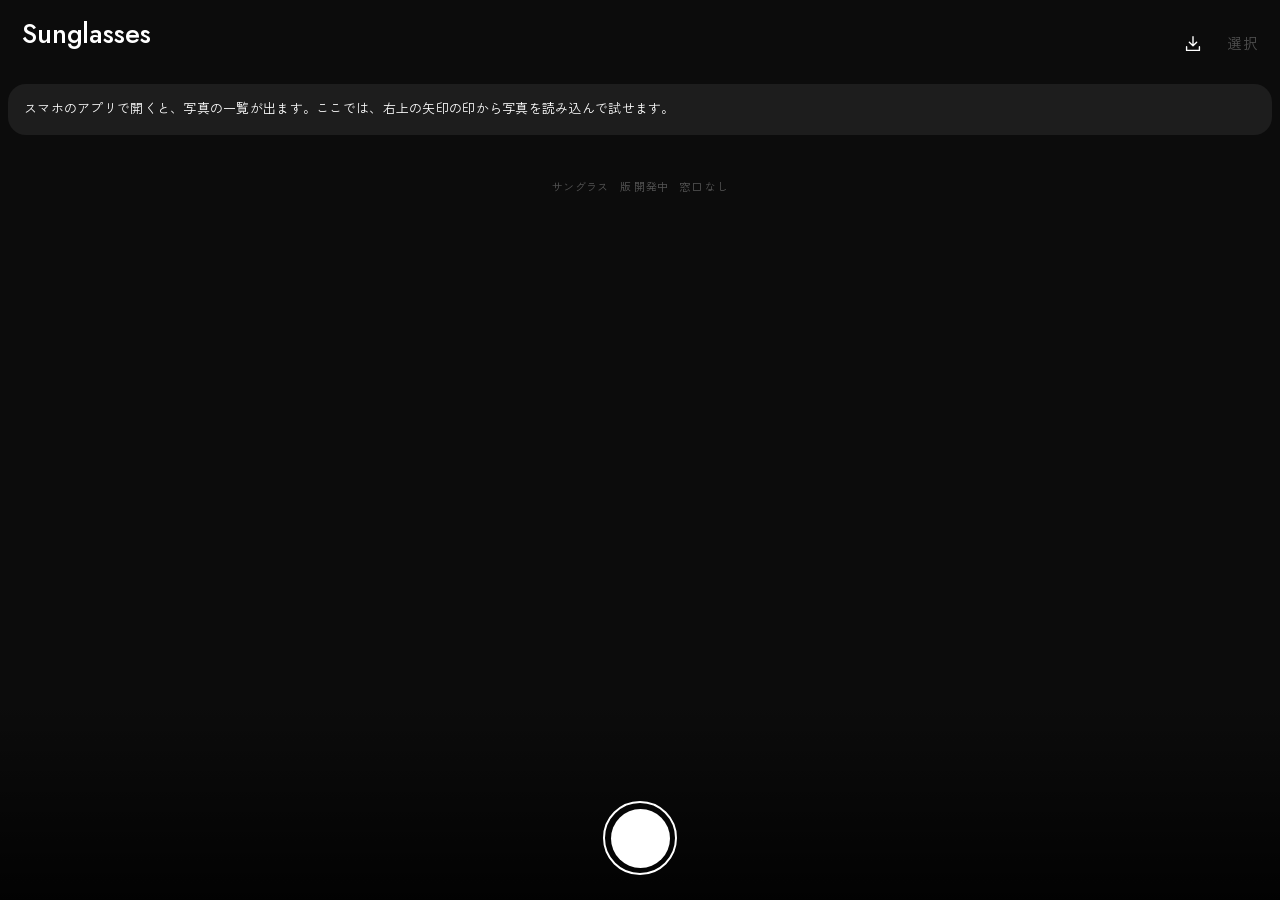
<file: web/index.html>
<!doctype html>
<html lang="ja">
<head>
<meta charset="utf-8">
<meta name="viewport" content="width=device-width, initial-scale=1, viewport-fit=cover, user-scalable=no">
<meta name="theme-color" content="#000000">
<meta name="sg-version" content="__VERSION__">
<title>サングラス</title>
<link rel="stylesheet" href="app/style.css">
</head>
<body>
<section id="library" class="screen lib">
  <header class="lib-top">
    <div id="lib-brand" class="lib-brand"><b>Sunglasses</b><span id="lib-count" class="lib-count num"></span></div>
    <button id="lib-open" class="icon-btn" aria-label="写真を読み込む"><svg viewBox="0 0 24 24"><path d="M12 4v10m-4-4 4 4 4-4M5 15v4h14v-4"/></svg></button>
    <button id="lib-sel-start" class="lib-word">選択</button>
  </header>
  <div id="lib-banner"></div>
  <div id="lib-list" class="lib-list"></div>
  <div class="lib-shoot"><button id="lib-camera" class="shoot-btn" aria-label="撮影"><span id="lib-camera-core" class="shoot-core"></span></button></div>
  <div id="lib-select" class="lib-select" hidden>
    <span id="lib-sel-count" class="lib-sel-count num"></span>
    <button id="lib-sel-cancel" class="lib-sel-btn">キャンセル</button>
    <button id="lib-sel-all" class="lib-sel-btn">すべて選択</button>
    <button id="lib-sel-delete" class="lib-sel-btn is-danger">削除</button>
  </div>
</section>
<section id="editor" class="screen ed" hidden>
  <!-- 地: 開いている写真をぼかして暗くしたもの -->
  <div class="ed-bg"><div id="ed-bg"></div></div>
  <header class="ed-top">
    <button id="ed-back" class="icon-btn" aria-label="一覧へ"><svg viewBox="0 0 24 24"><path d="M15 5l-7 7 7 7"/></svg></button>
    <div id="ed-steps" class="ed-steps"><button id="ed-undo" class="icon-btn" aria-label="1つ戻す"><svg viewBox="0 0 24 24"><path d="M9 14L4 9l5-5"/><path d="M4 9h10.5a5.5 5.5 0 0 1 0 11H11"/></svg></button>
    <button id="ed-redo" class="icon-btn" aria-label="やり直す"><svg viewBox="0 0 24 24"><path d="M15 14l5-5-5-5"/><path d="M20 9H9.5a5.5 5.5 0 0 0 0 11H13"/></svg></button></div>
    <button id="ed-export" class="ed-export">書き出し</button>
  </header>
  <div id="ed-photo" class="ed-photo">
    <canvas id="photo-canvas"></canvas>
    <img id="ed-preview" alt="" hidden>
    <div id="ed-grid" class="ed-grid"></div>
  </div>
  <div class="ed-under">
    <div class="ed-meta">
      <span id="ed-badge" class="ed-badge" hidden></span>
      <button id="ed-core-chip" class="ed-look" aria-label="ルック"></button>
      <button id="ed-one" class="ed-one num" aria-label="等倍と全体の切り替え">100%</button>
      <button id="ed-cmp" class="icon-btn ed-cmp" aria-label="押している間は補正前"><svg viewBox="0 0 24 24"><rect x="4" y="5" width="16" height="14" rx="2"/><path d="M12 3v18"/></svg></button>
    </div>
    <div id="ed-panel" class="ed-panel"></div>
    <nav id="ed-tabs" class="tabs"></nav>
  </div>
</section>
<section id="camera" class="screen cam" hidden>
  <!-- 地: カメラの小さな画をぼかして暗くしたもの。写真の所だけ、角の丸い窓を開ける（カメラの画は APK がページの下に描く） -->
  <div id="cam-amb" class="cam-amb" aria-hidden="true"><canvas id="cam-amb-cv"></canvas></div>
  <header class="cam-top">
    <button id="cam-back" class="icon-btn rot" aria-label="一覧へ"><svg viewBox="0 0 24 24"><path d="M15 5l-7 7 7 7"/></svg></button>
    <button id="cam-core" class="cam-title" aria-label="ルック（たたくと一覧、長押しで補正前）"><b></b><small></small></button>
    <div class="cam-quick">
      <button id="cam-set-flash" class="icon-btn cam-q rot" aria-label="フラッシュ"><svg viewBox="0 0 24 24"><path d="M13 3L5.5 13.5H11L10 21l7.5-10.5H12z"/></svg></button>
      <button id="cam-set-timer" class="icon-btn cam-q rot" aria-label="タイマー"><svg viewBox="0 0 24 24"><circle cx="12" cy="13.5" r="7"/><path d="M12 13.5V9.5M9.5 3.5h5"/></svg><b class="num"></b></button>
    </div>
  </header>
  <!-- 写真の上には、字も印も置かない（本人 11/26）。置くのは、枠の目安の線・水平の線・ピントを合わせた所の輪だけ -->
  <div id="cam-view" class="cam-view">
    <div id="cam-frame" class="cam-frame"></div>
    <div id="cam-grid" class="cam-grid" hidden></div>
    <div id="cam-level" class="cam-level"></div>
    <div id="cam-ring" class="cam-ring"></div>
    <div id="cam-msg" class="cam-msg" hidden></div>
  </div>
  <div id="cam-under" class="cam-under">
    <div class="cam-info">
      <div class="cam-meta"><span id="cam-readout" class="cam-readout"></span><span id="cam-count" class="cam-count"></span><span id="cam-badge" class="cam-badge" hidden></span></div>
      <div id="cam-lenses" class="cam-lenses"></div>
      <div class="cam-histbox"><canvas id="cam-hist" class="hist"></canvas></div>
    </div>
    <div class="cam-deck"><div id="cam-pro" class="cam-pro"></div><div id="cam-ev" class="cam-ev"></div><div id="cam-fixed" class="cam-fixed" hidden><b class="num">F10　1/140　ISO 400</b><span id="cam-fixed-note"></span></div></div>
    <div class="cam-bottom">
      <button id="cam-thumb" class="cam-thumb rot" aria-label="撮った写真を開く"></button>
      <button id="cam-shutter" class="cam-shutter" aria-label="撮影"><span id="cam-shutter-core" class="cam-shutter-core num"></span></button>
      <button id="cam-gear" class="cam-gear rot" aria-label="設定"><svg viewBox="0 0 24 24"><path d="M4 8h9M19 8h1M4 16h1M11 16h9"/><circle cx="16" cy="8" r="2.5"/><circle cx="8" cy="16" r="2.5"/></svg></button>
    </div>
    <!-- ルックの一覧と設定は、写真の下の数字の所に出す -->
    <div id="cam-looks" class="cam-panel cam-looks" hidden></div>
    <div id="cam-sets" class="cam-panel cam-sets" hidden></div>
  </div>
</section>
<script type="module" src="app/main.js"></script>
</body>
</html>
</file>
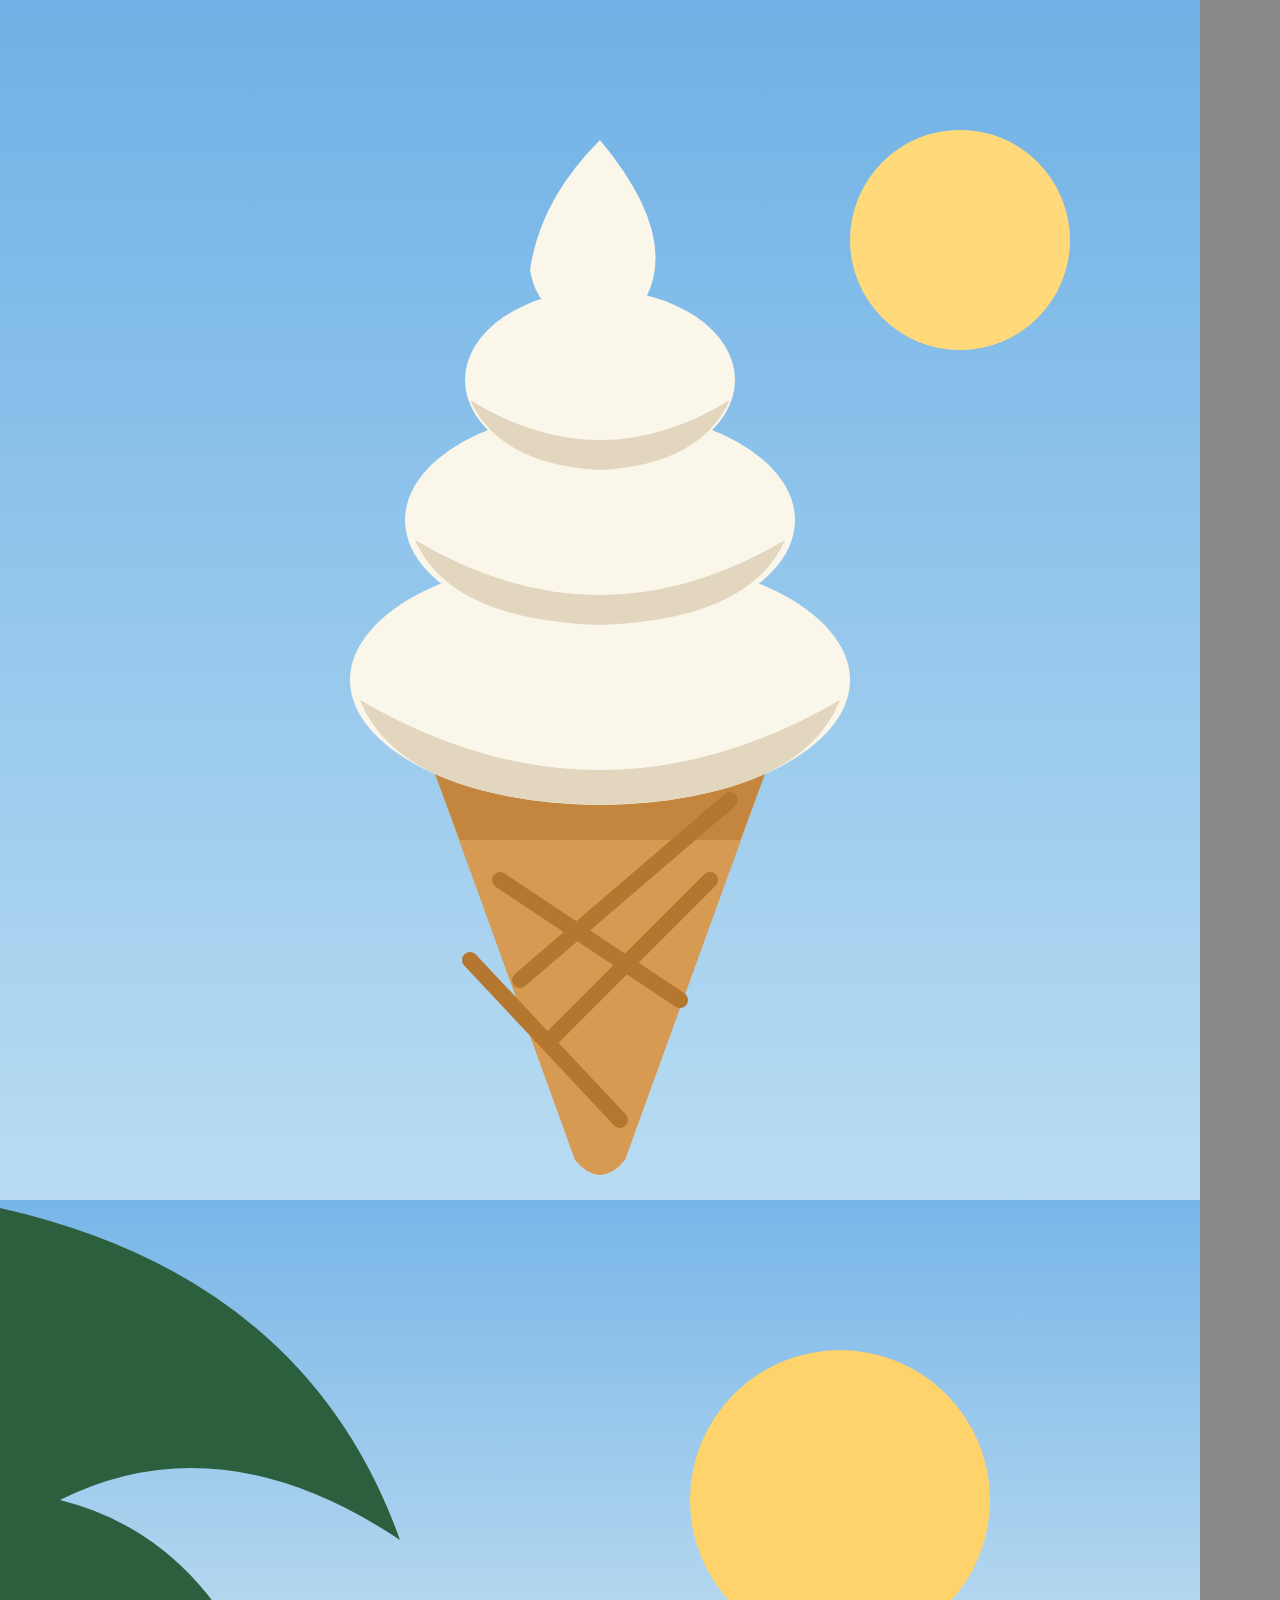
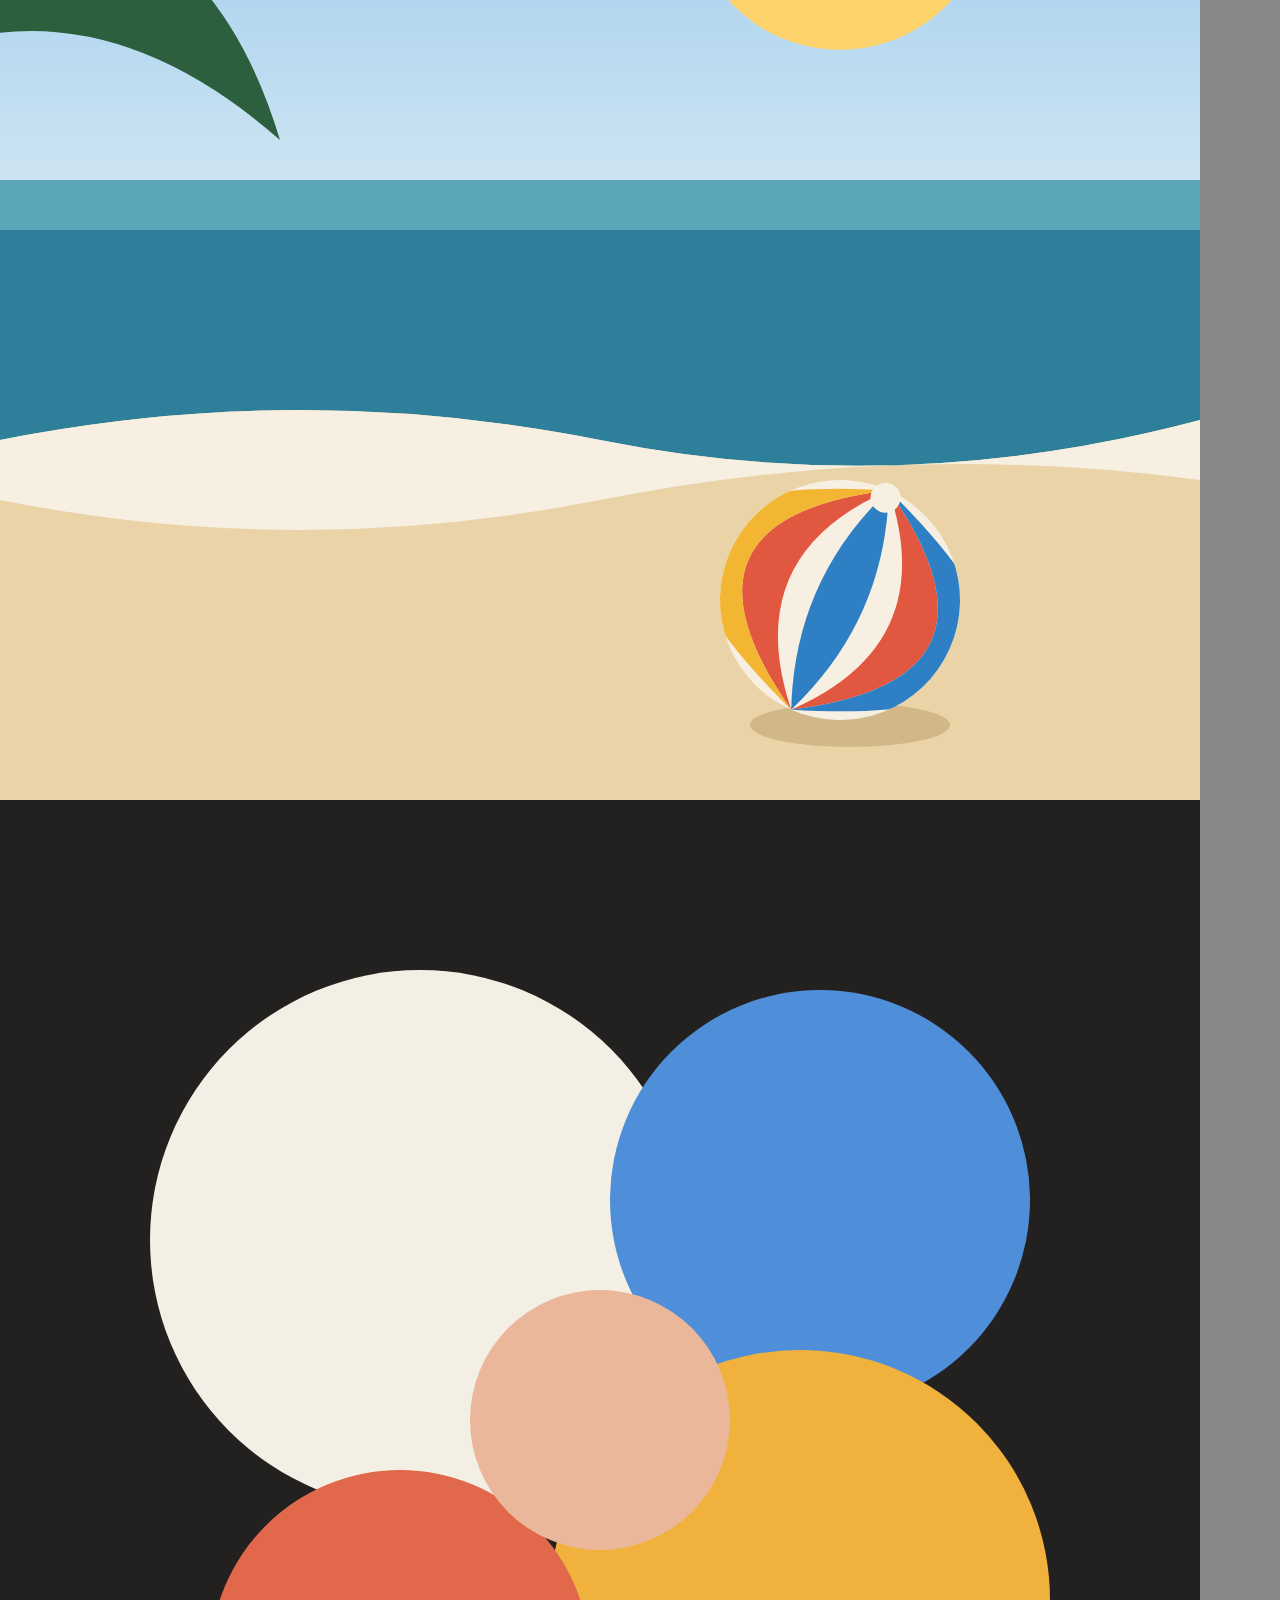
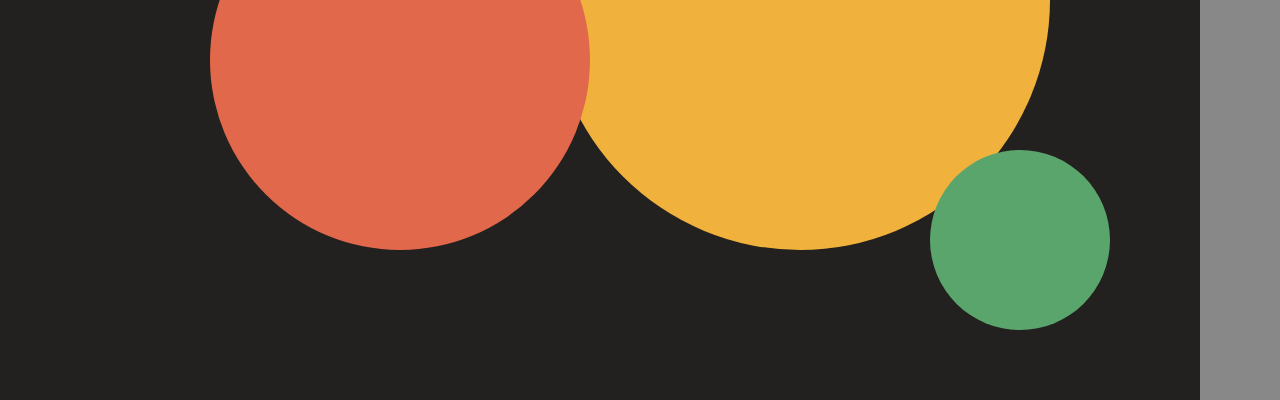
<file: dev/look_tiles_art/draw.html>
<!doctype html><meta charset="utf-8"><style>body{margin:0;background:#888}svg{display:block;width:1200px;height:1200px}</style>
<!-- ソフトクリーム: 白いクリーム（色かぶりが見える）、焼き色のコーン、空の青 -->
<svg id="softcream" viewBox="0 0 120 120">
  <defs><linearGradient id="sky" x1="0" y1="0" x2="0" y2="1"><stop offset="0" stop-color="#6fb1e6"/><stop offset="1" stop-color="#b9dcf2"/></linearGradient></defs>
  <rect width="120" height="120" fill="url(#sky)"/>
  <circle cx="96" cy="24" r="11" fill="#ffd97a"/>
  <path d="M43 76 L77 76 L62.5 116 Q60 119 57.5 116 Z" fill="#d79a52"/>
  <path d="M43 76 L77 76 L74 84 L46 84 Z" fill="#c4853f"/>
  <path d="M50 88 L68 100 M47 96 L62 112 M71 88 L55 104 M73 80 L52 98" stroke="#b5762f" stroke-width="1.6" fill="none" stroke-linecap="round"/>
  <ellipse cx="60" cy="68" rx="25" ry="12.5" fill="#fbf6ea"/>
  <ellipse cx="60" cy="52" rx="19.5" ry="11" fill="#fbf6ea"/>
  <ellipse cx="60" cy="38" rx="13.5" ry="9" fill="#fbf6ea"/>
  <path d="M60 14 Q70 26 62 33 Q54 33 53 27 Q54 20 60 14Z" fill="#fbf6ea"/>
  <path d="M36 70 Q60 84 84 70 Q80 80 60 80.5 Q40 80 36 70Z" fill="#e2d6bf"/>
  <path d="M41.5 54 Q60 65 78.500 54 Q75 62 60 62.500 Q45 62 41.500 54Z" fill="#e2d6bf"/>
  <path d="M47 40 Q60 48 73 40 Q70 46.500 60 47 Q50 46.500 47 40Z" fill="#e2d6bf"/>
</svg>
<!-- 海と太陽: 空・太陽・海・砂・葉の色の面 -->
<svg id="beach" viewBox="0 0 120 120">
  <defs><linearGradient id="sky2" x1="0" y1="0" x2="0" y2="1"><stop offset="0" stop-color="#78b6e8"/><stop offset="1" stop-color="#d3e8f3"/></linearGradient></defs>
  <rect width="120" height="62" fill="url(#sky2)"/>
  <circle cx="84" cy="30" r="15" fill="#ffd36b"/>
  <rect y="58" width="120" height="30" fill="#2e7f99"/>
  <rect y="58" width="120" height="5" fill="#5aa7ba"/>
  <path d="M0 84 Q30 78 60 84 T120 82 V120 H0Z" fill="#ead3a6"/>
  <path d="M0 84 Q30 78 60 84 T120 82 V88 Q90 84 60 90 T0 90Z" fill="#f6efe2"/>
  <path d="M-4 0 Q30 6 40 34 Q22 22 6 30 Q22 34 28 54 Q12 40 -4 44Z" fill="#2c5f3d"/>
  <ellipse cx="85" cy="112.500" rx="10" ry="2.200" fill="#d2b888"/>
  <g transform="rotate(24 84 100)">
    <clipPath id="ball"><circle cx="84" cy="100" r="12"/></clipPath>
    <g clip-path="url(#ball)">
      <rect x="70" y="86" width="28" height="28" fill="#f6efe2"/>
      <path d="M84 88 Q64 100 84 112 Q73 100 84 88Z" fill="#e2573f"/>
      <path d="M84 88 Q64 100 84 112 Q56 100 84 88Z" fill="#f2b632" transform="translate(0 0)" opacity="0"/>
      <path d="M84 88 Q52 100 84 112 Q64 100 84 88Z" fill="#f2b632"/>
      <path d="M84 88 Q79 100 84 112 Q89 100 84 88Z" fill="#2f7fc4"/>
      <path d="M84 88 Q104 100 84 112 Q95 100 84 88Z" fill="#e2573f"/>
      <path d="M84 88 Q116 100 84 112 Q104 100 84 88Z" fill="#2f7fc4"/>
    </g>
    <circle cx="84" cy="88.800" r="1.500" fill="#f6efe2"/>
  </g>
</svg>
<!-- 色の玉: 白・肌・青・緑・黄・赤と、暗い地 -->
<svg id="orbs" viewBox="0 0 120 120">
  <rect width="120" height="120" fill="#23211f"/>
  <circle cx="42" cy="44" r="27" fill="#f4efe4"/>
  <circle cx="82" cy="40" r="21" fill="#4f8fd9"/>
  <circle cx="80" cy="80" r="25" fill="#f0b23c"/>
  <circle cx="40" cy="86" r="19" fill="#e2684c"/>
  <circle cx="60" cy="62" r="13" fill="#eab79a"/>
  <circle cx="102" cy="104" r="9" fill="#5aa56b"/>
</svg>
</file>
<file: web/app/style.css>
/* サングラスの見た目（2026-11-26 作り直し。写真をぼかした色を地に敷く形）。
   地は、いま見ている写真（撮る画面ではカメラの画）をぼかして暗くしたもの。その上に、字と細い線だけを置く。箱・板・影は使わない。
   色は白と、いま動かしている値を指す麦わら色の 1 色だけ。自動に任せている値は薄い字、手で決めた値は白。
   撮る画面では、写真の上に字も印も置かない（本人 11/26）。
   英字と数字は Jost（SG Latin）、日本語は Zen Kaku Gothic New（SG Gothic）。どちらもアプリで使う字だけに小分けして同梱（dev/subset_fonts.py）。 */
@font-face { font-family: "SG Latin"; src: url("../fonts/sg-latin.woff2") format("woff2"); font-weight: 100 900; font-display: swap; }
@font-face { font-family: "SG Gothic"; src: url("../fonts/sg-gothic-400.woff2") format("woff2"); font-weight: 400; font-display: swap; }
@font-face { font-family: "SG Gothic"; src: url("../fonts/sg-gothic-500.woff2") format("woff2"); font-weight: 500; font-display: swap; }
@font-face { font-family: "SG Gothic"; src: url("../fonts/sg-gothic-700.woff2") format("woff2"); font-weight: 600 900; font-display: swap; }

:root {
  --body: #000;
  --hair: rgba(255,255,255,.18);
  --ink: #fff;
  --sub: rgba(255,255,255,.58);
  --faint: rgba(255,255,255,.3);
  --accent: #f3d78c; /* 麦わら色。いま動かしている値だけに使う */
  --mono: "SG Latin", "SG Gothic", system-ui, sans-serif; /* 数字も同じ書体（幅をそろえる機能を使う） */
  --sans: "SG Latin", "SG Gothic", system-ui, "Noto Sans JP", "Noto Sans CJK JP", "Hiragino Sans", sans-serif;
  --edge: 20px; /* 画面の端から内側へ（Android の戻る操作と取り合わないように） */
  color-scheme: dark;
}
* { box-sizing: border-box; }
html, body {
  margin: 0; height: 100%; background: var(--body); color: var(--ink);
  font: 14px/1.5 var(--sans); font-feature-settings: "palt"; letter-spacing: .02em; -webkit-font-smoothing: antialiased;
  -webkit-tap-highlight-color: transparent; overscroll-behavior: none; user-select: none; -webkit-user-select: none;
}
button { font: inherit; letter-spacing: inherit; color: inherit; background: none; border: 0; padding: 0; cursor: pointer; }
button:disabled { opacity: .3; }
svg { width: 22px; height: 22px; fill: none; stroke: currentColor; stroke-width: 1.5; stroke-linecap: round; stroke-linejoin: round; flex: none; }
.num { font-family: var(--mono); font-variant-numeric: tabular-nums; letter-spacing: 0; }
.screen { position: fixed; inset: 0; display: flex; flex-direction: column; padding-top: env(safe-area-inset-top); }
.screen[hidden] { display: none; }
.note { margin: 8px var(--edge) 14px; color: var(--sub); font-size: 12px; line-height: 1.75; }
.pill { padding: 7px 14px; border-radius: 999px; border: 1px solid var(--hair); font-size: 13px; }
.pill.accent { border-color: rgba(255,255,255,.7); color: var(--ink); }
.icon-btn { width: 44px; height: 44px; display: grid; place-items: center; color: var(--ink); }
.btn-primary { display: block; width: 100%; height: 52px; margin-top: 14px; border-radius: 26px; background: #fff; color: #111; font-weight: 500; font-size: 16px; }
.btn-primary:active { opacity: .8; }

/* ---------- 一覧 ---------- */
/* 暗い地に、いちばん新しい 1 枚を大きく、あとは月ごとに 3 列。上に名前と枚数、下の真ん中に撮る画面へ行く白い丸 */
.lib { background: #0c0c0c; }
.lib-top { flex: none; display: flex; align-items: center; height: 84px; padding: 4px 10px 0 22px; }
.lib-brand { flex: 1; min-width: 0; display: flex; flex-direction: column; gap: 6px; }
.lib-brand b { font-size: 27px; font-weight: 500; line-height: 1.2; letter-spacing: -.005em; }
.lib-count { min-height: 13px; font-size: 13px; line-height: 1; letter-spacing: .03em; color: rgba(255,255,255,.62); white-space: nowrap; }
.lib-word { flex: none; height: 44px; padding: 0 12px; font-size: 14.5px; color: rgba(255,255,255,.9); }
.lib.is-selecting .lib-word { visibility: hidden; }
.lib-list { flex: 1; min-height: 0; overflow-y: auto; padding: 6px 0 calc(150px + env(safe-area-inset-bottom)); touch-action: pan-y; scrollbar-width: none; }
.lib-list::-webkit-scrollbar { display: none; }
.month { display: flex; align-items: baseline; justify-content: space-between; margin: 0; padding: 20px 23px 12px; font-size: 13.5px; font-weight: 400; letter-spacing: .03em; color: rgba(255,255,255,.9); }
.month-n { font-size: 12.5px; color: rgba(255,255,255,.62); }
.grid { display: grid; grid-template-columns: repeat(3, 1fr); gap: 4px; padding: 0 8px; }
.tile { position: relative; aspect-ratio: 1; overflow: hidden; border-radius: 10px; background: #171717; -webkit-touch-callout: none; -webkit-user-select: none; user-select: none; }
.grid + .tile.is-hero { margin-top: 20px; }
.tile.is-hero { display: block; width: calc(100% - 16px); margin: 0 8px; aspect-ratio: 4 / 3; border-radius: 24px; }
.tile .thumb { width: 100%; height: 100%; object-fit: cover; display: block; opacity: 0; transition: opacity .25s; pointer-events: none; -webkit-user-drag: none; }
.tile.is-ready .thumb { opacity: 1; }
/* 直した写真の印: 右下の小さな白い点 */
.tile .mark { position: absolute; right: 7px; bottom: 7px; width: 6px; height: 6px; border-radius: 50%; background: #fff; box-shadow: 0 0 0 2px rgba(0,0,0,.45); opacity: 0; }
.tile.is-hero .mark { right: 14px; bottom: 14px; }
.tile.is-edited .mark { opacity: 1; }
.tile:active { filter: brightness(.8); }
.empty { padding: 40px 24px; text-align: center; color: var(--sub); }
.empty .note { margin: 6px 0; }
.lib-foot { padding: 28px 24px 8px; text-align: center; font-size: 11px; color: var(--faint); }
.banner { display: flex; flex-wrap: wrap; align-items: center; gap: 6px 16px; margin: 0 8px 10px; padding: 14px 16px; border-radius: 18px; background: rgba(255,255,255,.07); font-size: 13px; line-height: 1.75; }
.banner span { flex: 1 1 100%; }
.banner-btn { color: #fff; font-size: 13.5px; font-weight: 500; padding: 4px 0; }
.banner-btn.sub { color: var(--sub); font-weight: 400; }
/* 撮影: 下の真ん中（親指が届く所）に、撮る画面と同じ白い輪と白い丸。後ろは下へ向けて暗くする */
.lib-shoot { position: absolute; left: 0; right: 0; bottom: 0; z-index: 2; display: flex; justify-content: center; align-items: flex-end; height: 200px; padding-bottom: calc(25px + env(safe-area-inset-bottom)); background: linear-gradient(transparent, rgba(0,0,0,.82)); pointer-events: none; }
.shoot-btn { pointer-events: auto; display: grid; place-items: center; width: 74px; height: 74px; border: 2.5px solid #fff; border-radius: 50%; }
.shoot-core { display: block; width: 59px; height: 59px; border-radius: 50%; background: #fff; transition: transform .08s; }
.shoot-btn:active .shoot-core { transform: scale(.93); }
/* 写真を選んでまとめて消す: 長押しか、右上の Select で選ぶ形に入る。下の撮影の所が、選ぶ・消すの行に替わる */
.lib.is-selecting .lib-shoot { display: none; }
.lib-select { position: absolute; left: 0; right: 0; bottom: 0; z-index: 3; display: flex; align-items: center; gap: 6px; padding: 80px 15px calc(24px + env(safe-area-inset-bottom)) 24px; background: linear-gradient(transparent, rgba(0,0,0,.9) 60%); pointer-events: none; }
.lib-select > * { pointer-events: auto; }
.lib-select[hidden] { display: none; }
.lib-sel-count { flex: 1; font-size: 14.5px; white-space: nowrap; }
.lib-sel-btn { padding: 12px 9px; font-size: 14.5px; color: rgba(255,255,255,.9); }
.lib-sel-btn.is-danger { color: #fff; font-weight: 500; }
.tile .check { position: absolute; right: 7px; top: 7px; width: 22px; height: 22px; border-radius: 50%; border: 1.5px solid rgba(255,255,255,.85); background: rgba(0,0,0,.25); opacity: 0; transition: opacity .15s; }
.tile.is-hero .check { right: 14px; top: 14px; }
.lib.is-selecting .tile .check { opacity: 1; }
.tile.is-selected .check { background: #fff; border-color: #fff; }
.tile.is-selected .check::after { content: ""; position: absolute; left: 6.5px; top: 2.5px; width: 5px; height: 10px; border: solid #111; border-width: 0 1.5px 1.5px 0; transform: rotate(45deg); }
.lib.is-selecting .tile.is-selected .thumb { opacity: .7; }

/* ---------- 編集 ---------- */
/* 地は、開いている写真をぼかして暗くしたもの。写真は縦横の比のまま、左右 8px の余白と丸い角で置く（大きさは editor.js の layoutPhoto）。
   写真の下: ルックの名前の行 → 動かす値（名前を横に並べ、選んだ 1 つを大きな数字と目盛りで動かす）→ 言葉のタブ */
.ed { z-index: 0; }
.ed-bg { position: absolute; inset: 0; z-index: -1; overflow: hidden; background: #0c0c0c; }
.ed-bg > div { position: absolute; inset: -70px; background: center / cover no-repeat; filter: blur(46px) brightness(.44) saturate(1.15); }
.ed-bg::after { content: ""; position: absolute; inset: 0; background: rgba(0,0,0,.3); }
.ed.is-full .ed-bg { display: none; }
.ed-top { flex: none; display: grid; grid-template-columns: 1fr auto 1fr; align-items: center; height: 62px; padding: 0 18px 0 6px; }
.ed-top > :first-child { justify-self: start; }
.ed-steps { display: flex; }
.ed-export { justify-self: end; height: 34px; padding: 0 17px; border-radius: 17px; background: #fff; color: #111; font-weight: 500; font-size: 14px; white-space: nowrap; }
.ed-export:active { opacity: .8; }
.ed-photo { position: relative; flex: none; margin: 0 auto; border-radius: 24px; overflow: hidden; touch-action: none; }
.ed.is-full .ed-photo { flex: 1 1 0; width: 100% !important; height: auto !important; min-height: 0; border-radius: 0; background: #000; }
#photo-canvas { position: absolute; inset: 0; width: 100%; height: 100%; display: block; transition: opacity .2s; }
#ed-preview { position: absolute; left: 50%; top: 50%; width: var(--pw); height: var(--ph); object-fit: contain; transform: translate(-50%, -50%) rotate(var(--rot, 0deg)); pointer-events: none; }
#ed-preview.is-turned { width: var(--ph); height: var(--pw); }
.ed-grid { position: absolute; pointer-events: none; display: none; outline: 1px solid rgba(255,255,255,.55);
  background-image: linear-gradient(90deg, transparent calc(33.33% - .5px), rgba(255,255,255,.3) calc(33.33% - .5px), rgba(255,255,255,.3) calc(33.33% + .5px), transparent calc(33.33% + .5px), transparent calc(66.66% - .5px), rgba(255,255,255,.3) calc(66.66% - .5px), rgba(255,255,255,.3) calc(66.66% + .5px), transparent calc(66.66% + .5px)),
    linear-gradient(0deg, transparent calc(33.33% - .5px), rgba(255,255,255,.3) calc(33.33% - .5px), rgba(255,255,255,.3) calc(33.33% + .5px), transparent calc(33.33% + .5px), transparent calc(66.66% - .5px), rgba(255,255,255,.3) calc(66.66% - .5px), rgba(255,255,255,.3) calc(66.66% + .5px), transparent calc(66.66% + .5px)); }
.ed.is-crop .ed-grid { display: block; }
@keyframes blink { 50% { opacity: .25; } }
.hist { touch-action: none; }

.ed-under { flex: 1 1 0; min-height: 0; display: flex; flex-direction: column; }
.ed.is-full .ed-top, .ed.is-full .ed-under { display: none; }
/* ルックの名前の行。知らせ（現像しています…・Original）が出ている間は、名前と入れ替わる（写真の上には字を置かない） */
.ed-meta { flex: none; display: flex; align-items: center; height: 44px; padding: 0 10px 0 24px; }
.ed-look, .ed-badge { flex: 1; min-width: 0; height: 44px; line-height: 44px; text-align: left; font-size: 12.5px; letter-spacing: .03em; white-space: nowrap; overflow: hidden; text-overflow: ellipsis; }
.ed-look { color: rgba(255,255,255,.75); }
.ed-badge:not([hidden]) + .ed-look { display: none; }
/* 全画面の間は下の行が隠れるので、知らせ（補正前など）は上の端に小さく出す */
.ed.is-full:not([data-badge=""])[data-badge]::after { content: attr(data-badge); position: fixed; left: 50%; top: calc(18px + env(safe-area-inset-top)); z-index: 6; transform: translateX(-50%); padding: 7px 14px; border-radius: 16px; background: rgba(0,0,0,.55); font-size: 12.5px; line-height: 1; white-space: nowrap; pointer-events: none; }
.ed-badge.is-busy::before { content: ""; display: inline-block; width: 6px; height: 6px; margin-right: 9px; border-radius: 50%; background: #fff; animation: blink 1s infinite; vertical-align: 1px; }
.ed-one { flex: none; height: 44px; padding: 0 10px; font-size: 12.5px; color: rgba(255,255,255,.6); }
.ed-cmp { flex: none; opacity: .7; }
.ed-one:active, .ed-cmp:active { color: #fff; opacity: 1; }
.ed-panel { flex: 1 1 0; min-height: 0; overflow-y: auto; padding-bottom: 10px; touch-action: pan-y; scrollbar-width: none; }
.ed-panel::-webkit-scrollbar, .ed-tools::-webkit-scrollbar, .ed-lks::-webkit-scrollbar, .ed-words::-webkit-scrollbar { display: none; }
.ed-panel .note { margin: 6px 24px 10px; }
.ed-center { text-align: center; }

/* タブ: 言葉を横に並べる。選んでいるタブは白い字と、下の小さな白い点。値を変えたタブは少し明るい */
.tabs { flex: none; display: flex; align-items: flex-start; height: 56px; padding: 0 8px; margin-bottom: calc(10px + env(safe-area-inset-bottom)); overflow-x: auto; scrollbar-width: none;
  -webkit-mask: linear-gradient(90deg, transparent, #000 7%, #000 93%, transparent); mask: linear-gradient(90deg, transparent, #000 7%, #000 93%, transparent); }
.tabs::-webkit-scrollbar { display: none; }
.tab { position: relative; flex: none; height: 48px; padding: 0 13px; font-size: 14px; color: rgba(255,255,255,.45); white-space: nowrap; }
.tab.is-changed { color: rgba(255,255,255,.78); }
.tab.is-on { color: #fff; font-weight: 500; }
.tab.is-on::after { content: ""; position: absolute; left: 50%; bottom: 3px; margin-left: -2px; width: 4px; height: 4px; border-radius: 50%; background: #fff; }

/* 値を動かす部品: 名前の列・大きな数字・目盛り */
.ed-dial { padding-top: 4px; }
.ed-tools { position: relative; display: flex; overflow-x: auto; scrollbar-width: none; padding: 0 calc(50% - 43px);
  -webkit-mask: linear-gradient(90deg, transparent, #000 21%, #000 79%, transparent); mask: linear-gradient(90deg, transparent, #000 21%, #000 79%, transparent); }
.ed-tool { flex: none; display: flex; flex-direction: column; align-items: center; justify-content: flex-start; min-width: 86px; height: 48px; padding: 6px 5px 0; font-size: 12.5px; line-height: 1.2; color: rgba(255,255,255,.5); white-space: nowrap; }
.ed-tool b { font-weight: 400; font-size: 15px; line-height: 1.5; color: rgba(255,255,255,.4); }
.ed-tool.is-changed b { color: rgba(255,255,255,.9); }
.ed-tool.is-on { color: #fff; font-size: 13.5px; font-weight: 500; }
.ed-tool.is-on b { display: none; }
.ed-big { padding: 6px 0 20px; text-align: center; font-weight: 300; font-size: 58px; line-height: 1; letter-spacing: -.01em; }
.ed-histbox { padding: 16px 20px 0; }
.ed-hist { display: block; width: 100%; height: 60px; touch-action: pan-y; }
.ed-cap { padding-top: 10px; text-align: center; font-size: 12.5px; letter-spacing: .03em; color: rgba(255,255,255,.62); }
.ed-ln { height: 1px; margin: 14px 24px 6px; background: rgba(255,255,255,.12); }

/* つまみ: 細い目盛りの上を、麦わら色の印が動く。初期値の所に小さな点 */
.sl { position: relative; padding: 0 20px; touch-action: pan-y; }
.sl-head { position: absolute; left: 0; right: 0; top: -15px; display: flex; justify-content: center; pointer-events: none; }
.sl-label, .sl-val { display: none; }
.sl-hint { font-size: 10.5px; letter-spacing: .08em; color: var(--accent); opacity: 0; transition: opacity .15s; }
.sl.is-fine .sl-hint { opacity: 1; }
.sl-track { position: relative; height: 44px; }
.sl-ticks { position: absolute; left: 0; right: 0; top: 8px; height: 26px;
  -webkit-mask: linear-gradient(90deg, rgba(0,0,0,.3), #000 20%, #000 80%, rgba(0,0,0,.3)); mask: linear-gradient(90deg, rgba(0,0,0,.3), #000 20%, #000 80%, rgba(0,0,0,.3)); }
.sl-ticks i { position: absolute; top: 7px; width: 1px; height: 12px; margin-left: -.5px; background: rgba(255,255,255,.4); }
.sl-ticks i.is-major { top: 2px; height: 22px; background: rgba(255,255,255,.8); }
.sl-zero { position: absolute; left: var(--zero); top: 38px; width: 3px; height: 3px; margin-left: -1.5px; border-radius: 50%; background: rgba(255,255,255,.7); }
.sl-thumb { position: absolute; top: 0; width: 2px; height: 42px; margin-left: -1px; border-radius: 1px; background: var(--accent); }
/* 色の向きが分かるように、目盛りの上に細い色の線を引く（色温度・色かぶり・色相だけ） */
.sl-track-temp::before, .sl-track-tint::before { content: ""; position: absolute; left: 0; right: 0; top: 2px; height: 2px; border-radius: 1px; opacity: .85; }
.sl-track-temp::before { background: linear-gradient(90deg, #5d7fb0, rgba(255,255,255,.25) 50%, #c99a52); }
.sl-track-tint::before { background: linear-gradient(90deg, #62ad6c, rgba(255,255,255,.25) 50%, #c96ab8); }
/* 1 行に収めた小さな形: 名前・細い線・値 */
.sl-row { display: flex; align-items: center; gap: 16px; height: 44px; padding: 0 24px; }
.sl-row .sl-head { display: contents; }
.sl-row .sl-label { display: block; flex: none; min-width: 78px; font-size: 15.5px; }
.sl-row .sl-val { display: block; order: 2; flex: none; min-width: 36px; text-align: right; font-size: 14.5px; color: rgba(255,255,255,.5); }
.sl-row.is-changed .sl-val { color: #fff; }
.sl-row.is-active .sl-val { color: var(--accent); }
.sl-row .sl-hint { display: none; }
.sl-row .sl-track { order: 1; flex: 1; height: 24px; }
.sl-row .sl-ticks { top: 11.5px; height: 1px; background: rgba(255,255,255,.3); -webkit-mask: none; mask: none; }
.sl-row .sl-zero { top: 8px; width: 1px; height: 8px; margin-left: -.5px; border-radius: 0; background: rgba(255,255,255,.4); }
.sl-row .sl-thumb { top: 5px; height: 14px; background: #fff; }
.sl-row.is-active .sl-thumb { background: var(--accent); }

/* ルックの札（いまの写真をそのルックで描いた画）。白い枠が使っているルック */
.ed-lks { display: flex; gap: 10px; padding: 8px 20px 6px; overflow-x: auto; scrollbar-width: none; }
.ed-lk { flex: none; display: flex; flex-direction: column; align-items: center; gap: 14px; width: 92px; }
.ed-lk-win { display: block; width: 92px; height: 122px; border-radius: 18px; overflow: hidden; background: rgba(255,255,255,.08); }
.ed-lk-win canvas { display: block; width: 100%; height: 100%; object-fit: cover; }
.ed-lk.is-on .ed-lk-win { box-shadow: 0 0 0 2px #15171a, 0 0 0 3.5px #fff; }
.ed-lk-n { font-size: 13px; line-height: 1; color: rgba(255,255,255,.55); white-space: nowrap; }
.ed-lk.is-on .ed-lk-n { color: #fff; font-weight: 500; }

/* 名前と、横に並べた言葉の行（設定の表と同じ形） */
.ed-row { display: flex; align-items: center; gap: 10px; width: 100%; min-height: 42px; padding: 0 24px; text-align: left; }
.ed-row-k { flex: 1; font-size: 15.5px; white-space: nowrap; }
.ed-row-btn .ed-row-k { color: rgba(255,255,255,.6); }
.ed-row-btn small { font-size: 12px; color: rgba(255,255,255,.4); }
.ed-row-btn:active .ed-row-k { color: #fff; }
.ed-words { display: flex; margin-right: -9px; }
.ed-word { position: relative; flex: none; padding: 12px 9px; font-size: 14.5px; line-height: 1; color: rgba(255,255,255,.5); white-space: nowrap; }
.ed-word.is-on { color: #fff; font-weight: 500; }
.ed-word.is-act { color: rgba(255,255,255,.9); }
.ed-word.is-changed::after { content: ""; position: absolute; left: 50%; bottom: 2px; margin-left: -1.5px; width: 3px; height: 3px; border-radius: 50%; background: rgba(255,255,255,.8); }
.ed-words.is-spread { justify-content: space-around; margin: 0; padding: 2px 16px 0; }
.ed-words.is-scroll { flex: 1; min-width: 0; margin: 0; overflow-x: auto; scrollbar-width: none; }
.ed-crop-head { display: flex; align-items: center; padding: 0 15px; }
.ed-shot { margin: 8px 24px 12px; font-size: 12px; color: rgba(255,255,255,.42); }

/* カラーミックスの色の丸（中身を示す物なので、ここだけ色を使う） */
.ed-dots { display: flex; justify-content: space-between; padding: 12px 26px 14px; }
.ed-dot { position: relative; width: 26px; height: 26px; border-radius: 50%; background: var(--c); }
.ed-dot::before { content: ""; position: absolute; inset: -10px; }
.ed-dot.is-on { box-shadow: 0 0 0 2.5px #15171a, 0 0 0 4px #fff; }
.ed-dot.is-changed::after { content: ""; position: absolute; left: 50%; bottom: -11px; margin-left: -1.5px; width: 3px; height: 3px; border-radius: 50%; background: rgba(255,255,255,.8); }

/* グレーディングの色の輪。向きが色相、真ん中からの遠さが彩度 */
.ed-wheel { position: relative; width: 190px; height: 190px; margin: 10px auto 0; border-radius: 50%; touch-action: none; box-shadow: 0 0 0 1px rgba(255,255,255,.25);
  background: radial-gradient(circle, #4a4a4a 0, rgba(74,74,74,.55) 40%, rgba(74,74,74,0) 78%),
    conic-gradient(from 90deg, hsl(360 55% 56%), hsl(300 48% 56%), hsl(240 50% 62%), hsl(180 42% 52%), hsl(120 38% 52%), hsl(60 58% 56%), hsl(0 55% 56%)); }
.ed-wheel::before { content: ""; position: absolute; left: calc(50% - .5px); top: calc(50% - 15px); width: 1px; height: 30px; background: rgba(255,255,255,.3); }
.ed-wheel::after { content: ""; position: absolute; top: calc(50% - .5px); left: calc(50% - 15px); height: 1px; width: 30px; background: rgba(255,255,255,.3); }
.ed-puck { position: absolute; z-index: 1; width: 18px; height: 18px; margin: -9px 0 0 -9px; border-radius: 50%; border: 2px solid #fff; box-shadow: 0 1px 4px rgba(0,0,0,.5); }
.ed-puck.is-zero { border-color: rgba(255,255,255,.7); }
.ed-read { display: flex; justify-content: center; gap: 30px; padding: 16px 0 6px; font-size: 12.5px; color: rgba(255,255,255,.5); }
.ed-read b { margin-left: 8px; font-weight: 400; font-size: 15px; color: rgba(255,255,255,.9); }

/* トーンカーブ */
.sub-title { margin: 10px 24px 0; font-size: 15.5px; }
.sub-title + .note { margin: 2px 24px 0; }
.curve { padding: 0 20px 10px; }
.curve .ed-words { margin: 0 0 0 -5px; }
.curve .ed-word.is-on { color: var(--chip); }
.curve-cv { display: block; width: 100%; margin-top: 2px; border-radius: 14px; background: rgba(0,0,0,.28); box-shadow: inset 0 0 0 1px rgba(255,255,255,.12); touch-action: none; }

/* 入り切りの行 */
.toggle-row { display: flex; align-items: center; gap: 14px; min-height: 44px; padding: 6px 24px; font-size: 15.5px; }
.toggle-row > span { flex: 1; display: flex; flex-direction: column; }
.toggle-row small { margin-top: 3px; font-size: 12px; line-height: 1.5; color: rgba(255,255,255,.55); }
.toggle { appearance: none; flex: none; position: relative; width: 40px; height: 24px; margin: 0; border-radius: 12px; background: rgba(255,255,255,.2); transition: background .15s; }
.toggle::after { content: ""; position: absolute; left: 3px; top: 3px; width: 18px; height: 18px; border-radius: 50%; background: #fff; transition: transform .15s, background .15s; }
.toggle:checked { background: #fff; }
.toggle:checked::after { transform: translateX(16px); background: #1a1a1a; }

/* 下から出る板・知らせ */
.sheet-back { position: fixed; inset: 0; background: rgba(0,0,0,.5); opacity: 0; transition: opacity .2s; z-index: 10; }
.sheet-back.is-on { opacity: 1; }
.sheet { position: fixed; left: 0; right: 0; bottom: 0; z-index: 11; transform: translateY(105%); transition: transform .3s cubic-bezier(.2,.8,.2,1); color: #fff; }
.sheet.is-on { transform: none; }
.sheet-in { max-height: 84vh; overflow-y: auto; border-radius: 30px 30px 0 0; background: #1b1c1e; box-shadow: 0 -1px 0 rgba(255,255,255,.08); padding: 10px 0 calc(22px + env(safe-area-inset-bottom)); scrollbar-width: none; }
.sheet-grip { width: 36px; height: 4px; border-radius: 2px; background: rgba(255,255,255,.25); margin: 0 auto 20px; }
.sheet-title { padding: 0 24px 12px; font-size: 21px; font-weight: 500; line-height: 1; }
.sheet-body .btn-primary { width: calc(100% - 48px); margin: 16px 24px 0; }
.sheet-body .note { margin: 6px 24px 0; }
/* 書き出しの大きさ: 選んでいる行は白い字と、麦わら色のチェック */
.ed-opt { display: flex; align-items: center; width: calc(100% - 48px); min-height: 62px; margin: 0 24px; text-align: left; border-bottom: 1px solid rgba(255,255,255,.12); }
.ed-opt span { flex: 1; display: flex; flex-direction: column; gap: 8px; font-size: 16.5px; line-height: 1; color: rgba(255,255,255,.6); }
.ed-opt small { font-size: 12px; color: rgba(255,255,255,.5); }
.ed-opt.is-on span { color: #fff; }
.ed-opt svg { color: var(--accent); opacity: 0; }
.ed-opt.is-on svg { opacity: 1; }
.toast { position: fixed; left: var(--edge); right: var(--edge); bottom: calc(24px + env(safe-area-inset-bottom)); z-index: 20; display: flex; align-items: center; gap: 14px; min-height: 48px; padding: 10px 20px; border-radius: 24px; background: #242424; font-size: 13px; line-height: 1.65; transform: translateY(140%); transition: transform .3s cubic-bezier(.2,.8,.2,1); }
.toast:not(.is-on) { visibility: hidden; opacity: 0; transition: transform .25s cubic-bezier(.2,.8,.2,1), opacity .2s, visibility 0s .25s; }
.toast.is-on { transform: none; }
.toast-text { flex: 1; }
/* 知らせの下にある部品（シャッターなど）は、知らせが出ている間も押せる。知らせの中のボタンだけが指を受ける */
.toast { pointer-events: none; }
.toast-btn { pointer-events: auto; }
/* 一覧では、下の白い丸（撮影）に重ならない高さに出す */
body:has(#library:not([hidden])) .toast { bottom: calc(118px + env(safe-area-inset-bottom)); }
.toast-btn { flex: none; color: #fff; font-weight: 700; padding: 4px 2px; }
.fatal { padding: 48px var(--edge); }

/* ---------- 撮る ---------- */
/* カメラの画は APK がページの下に描く。撮る画面の間は、ページの地を透かし、写真の所の窓から下の画を見せる */
html.is-camera, html.is-camera body { background: transparent; }
.cam { background: transparent; }
.cam > * { position: relative; z-index: 1; }
/* 地: カメラの小さな画を大きく引きのばし、ぼかして暗くする。写真の所は、角の丸い窓を開ける（窓の形は camera.js の placeHole が入れる） */
.cam > .cam-amb { position: fixed; inset: 0; z-index: 0; overflow: hidden; background: #0c0c0c; pointer-events: none; }
.cam-amb canvas { position: absolute; left: -70px; top: -70px; width: calc(100% + 140px); height: calc(100% + 140px); object-fit: cover; filter: blur(46px) brightness(.44) saturate(1.15); opacity: 0; transition: opacity .6s; }
.cam-amb.is-on canvas { opacity: 1; }
.cam-amb::after { content: ""; position: absolute; inset: 0; background: linear-gradient(rgba(0,0,0,.12), rgba(0,0,0,.36)); }

/* 上の行: 戻る／ルックの名前（たたくと一覧）／フラッシュとタイマー */
.cam-top { display: grid; grid-template-columns: 96px minmax(0, 1fr) 96px; align-items: center; height: 62px; padding: 0 6px; }
.cam-top .icon-btn { width: 44px; height: 44px; }
.cam-title { display: flex; flex-direction: column; align-items: center; justify-content: center; gap: 4px; min-width: 0; height: 54px; touch-action: none; -webkit-touch-callout: none; }
.cam-title b { font-size: 17px; font-weight: 500; line-height: 1.2; letter-spacing: .01em; white-space: nowrap; }
.cam-title small { font-size: 11.5px; line-height: 1.2; letter-spacing: .03em; opacity: .7; white-space: nowrap; }
.cam-title small:empty { display: none; }
.cam-title.is-open b, .cam-title.is-raw b { color: var(--accent); }
.cam-quick { display: flex; justify-content: flex-end; }
.cam-q { position: relative; opacity: .55; }
.cam-q.is-on { opacity: 1; color: var(--accent); }
.cam-q b { position: absolute; right: 3px; top: 6px; font-size: 10.5px; font-weight: 500; line-height: 1; }

/* 写真: 左右に少し地を見せ、角を丸くする。上には、枠の目安の角の印・水平の線・ピントの輪だけ */
.cam-view { position: relative; flex: none; width: calc(100% - 16px); aspect-ratio: 3 / 4; margin: 0 auto; border-radius: 24px; background: transparent; touch-action: none; overflow: hidden; }
.cam-view.is-flash::after { content: ""; position: absolute; inset: 0; background: #000; opacity: .65; }
.cam-frame { position: absolute; inset: 0; pointer-events: none; }
/* 枠の目安: 写る範囲の四隅に、細い角の印だけを置く（外を暗くしない） */
.cam-frame::before { content: ""; position: absolute; display: none; box-sizing: border-box; --c: rgba(255,255,255,.85); --l: 15px; --t: 1.2px;
  background: linear-gradient(var(--c), var(--c)) left top / var(--l) var(--t) no-repeat content-box, linear-gradient(var(--c), var(--c)) left top / var(--t) var(--l) no-repeat content-box,
    linear-gradient(var(--c), var(--c)) right top / var(--l) var(--t) no-repeat content-box, linear-gradient(var(--c), var(--c)) right top / var(--t) var(--l) no-repeat content-box,
    linear-gradient(var(--c), var(--c)) left bottom / var(--l) var(--t) no-repeat content-box, linear-gradient(var(--c), var(--c)) left bottom / var(--t) var(--l) no-repeat content-box,
    linear-gradient(var(--c), var(--c)) right bottom / var(--l) var(--t) no-repeat content-box, linear-gradient(var(--c), var(--c)) right bottom / var(--t) var(--l) no-repeat content-box; }
.cam-frame[data-frame="1.85"]::before { display: block; left: 0; right: 0; top: 50%; aspect-ratio: 1.85 / 1; transform: translateY(-50%); padding: 0 12px; }
.cam-frame[data-frame="3:2"]::before { display: block; top: 0; height: 100%; left: 50%; aspect-ratio: 2 / 3; transform: translateX(-50%); padding: 12px 0; }
.cam-frame[data-frame="1.85"][data-land="1"]::before { left: 50%; right: auto; top: 0; height: 100%; aspect-ratio: 1 / 1.85; transform: translateX(-50%); padding: 12px 0; }
.cam-grid { position: absolute; inset: 0; pointer-events: none;
  background-image: linear-gradient(90deg, transparent calc(33.33% - .5px), rgba(255,255,255,.3) calc(33.33% - .5px), rgba(255,255,255,.3) calc(33.33% + .5px), transparent calc(33.33% + .5px), transparent calc(66.66% - .5px), rgba(255,255,255,.3) calc(66.66% - .5px), rgba(255,255,255,.3) calc(66.66% + .5px), transparent calc(66.66% + .5px)),
    linear-gradient(0deg, transparent calc(33.33% - .5px), rgba(255,255,255,.3) calc(33.33% - .5px), rgba(255,255,255,.3) calc(33.33% + .5px), transparent calc(33.33% + .5px), transparent calc(66.66% - .5px), rgba(255,255,255,.3) calc(66.66% - .5px), rgba(255,255,255,.3) calc(66.66% + .5px), transparent calc(66.66% + .5px)); }
.cam-grid[hidden] { display: none; }
.cam-level { position: absolute; left: 50%; top: 50%; width: 36%; height: 0; border-top: 1px solid rgba(255,255,255,.75); transform: translate(-50%, -50%); pointer-events: none; transition: border-color .15s; }
.cam-level.is-ok { border-color: var(--accent); }
.cam-ring { position: absolute; width: 66px; height: 66px; margin: -33px 0 0 -33px; border: 1.2px solid #fff; border-radius: 50%; opacity: 0; pointer-events: none; }
.cam-ring.is-on { animation: cam-ring 1.3s forwards; }
.cam-ring.is-lock { border-color: var(--accent); animation: cam-lock .35s forwards; }
@keyframes cam-ring { 0% { opacity: 1; transform: scale(1.25); } 20% { transform: scale(1); } 70% { opacity: 1; } 100% { opacity: 0; transform: scale(1); } }
@keyframes cam-lock { 0% { opacity: 1; transform: scale(1.25); } 100% { opacity: 1; transform: scale(1); } }
/* カメラが開けない時の知らせ（写真は出ていない） */
.cam-msg { position: absolute; inset: 0; z-index: 4; display: flex; flex-direction: column; justify-content: center; gap: 4px; padding: 24px var(--edge); background: #0c0c0c; text-align: center; line-height: 1.85; font-size: 14px; }
.cam-msg[hidden] { display: none; }
.cam-msg-btns { display: flex; gap: 10px; justify-content: center; flex-wrap: wrap; margin-top: 10px; }

/* 写真の下: 情報の行／数字の行／目盛り／下の行。ルックの一覧と設定は、この上に重ねて出す */
.cam-under { position: relative; flex: none; margin-top: auto; display: flex; flex-direction: column; }
.cam-info { display: grid; grid-template-columns: minmax(0, 1fr) auto minmax(0, 1fr); align-items: center; height: 60px; padding: 0 24px; }
.cam-meta { min-width: 0; display: flex; flex-direction: column; justify-content: center; gap: 2px; font-size: 12px; line-height: 1.35; letter-spacing: .03em; }
/* 横に倒した時: RAW と残りの枚数も、まとまりごとその場で回す（中身の幅にしてから回す。写真には届かない） */
.cam-meta { justify-self: start; rotate: var(--rot, 0deg); transition: rotate .25s, translate .25s; }
html.is-land-cam .cam-meta { width: max-content; max-width: 86px; translate: 0 -12px; }
.cam-readout, .cam-count { opacity: .62; white-space: nowrap; overflow: hidden; text-overflow: ellipsis; }
/* AE/AF ロック・手ぶれの知らせは、残りの枚数の所に麦わら色で出す（写真の上には出さない） */
.cam-badge { color: var(--accent); white-space: nowrap; overflow: hidden; text-overflow: ellipsis; }
.cam-badge[hidden] { display: none; }
.cam-meta:has(.cam-badge:not([hidden])) .cam-count { display: none; }
/* 焦点距離: 数字を並べ、選んでいる数字を細い丸で囲む */
.cam-lenses { display: flex; align-items: center; gap: 10px; }
.cam-lenses .chip { flex: none; display: grid; place-items: center; width: 36px; height: 36px; padding: 0; border: 1.2px solid transparent; border-radius: 50%; font-size: 15px; font-weight: 400; color: #fff; opacity: .58; rotate: var(--rot, 0deg); transition: rotate .25s; }
.cam-lenses .chip.is-on { opacity: 1; font-weight: 500; border-color: rgba(255,255,255,.85); }
.cam-histbox { min-width: 0; display: flex; justify-content: flex-end; }
.cam-info .hist { flex: none; width: 56px; height: 26px; }
.cam-lensinfo pre { margin: 0 var(--edge) 12px; max-height: 46vh; overflow: auto; font: 11px/1.6 ui-monospace, monospace; white-space: pre-wrap; color: var(--ink); }
.cam-lensinfo .sheet-actions { display: flex; gap: 8px; flex-wrap: wrap; padding: 0 var(--edge) 12px; }
.cam-lensinfo .chip { height: 40px; padding: 0 16px; border-radius: 20px; background: rgba(255,255,255,.12); font-size: 13.5px; white-space: nowrap; }

/* 数字の行（S・ISO・WB・Focus・Exposure・Sun Level）: 上に値、下に名前。
   自動に任せている値は薄い字、手で決めた値は白、いま目盛りで動かしている値は麦わら色 */
.cam-deck { position: relative; padding: 0 11px; }
.cam-pro { display: grid; grid-template-columns: repeat(var(--cells, 5), minmax(0, 1fr)); align-items: center; height: 56px; }
.cam-pro-cell { display: flex; flex-direction: column; align-items: center; justify-content: center; gap: 7px; min-width: 0; height: 52px; }
.cam-pro-cell[hidden] { display: none; }
.cam-pro-cell b { font-size: 17px; font-weight: 500; line-height: 1; letter-spacing: .01em; white-space: nowrap; }
.cam-pro-cell small { font-size: 10.5px; line-height: 1; letter-spacing: .06em; opacity: .5; white-space: nowrap; }
.cam-pro-cell.is-auto b { opacity: .62; font-weight: 400; }
.cam-pro-cell.is-open b { color: var(--accent); }
.cam-pro-cell.is-open small { color: var(--accent); opacity: .9; }
/* 写ルンです：数字の行と目盛りは場所だけ残して隠し、カメラの決まりの値を出す */
.cam-deck.is-film > .cam-pro, .cam-deck.is-film > .cam-ev { visibility: hidden; }
.cam-fixed { position: absolute; inset: 0; display: flex; flex-direction: column; align-items: center; justify-content: center; gap: 10px; }
.cam-fixed[hidden] { display: none; }
.cam-fixed b { font-size: 19px; font-weight: 400; letter-spacing: .04em; }
.cam-fixed span { font-size: 12px; opacity: .6; }

/* 目盛り: 細い線の帯が左右に動き、真ん中の麦わら色の印は動かない。両端はだんだん消える。
   高さを固定して、項目を替えても撮る画面の大きさが変わらないように */
.cam-ev { height: 66px; padding-top: 6px; }
.cam-note { margin: 0 var(--edge); font-size: 11px; line-height: 1.4; color: var(--sub); }
.rg { padding: 0 9px; touch-action: none; }
.rg[hidden] { display: none; }
.rg-head { display: none; }
.rg-scale { position: relative; height: 56px; overflow: hidden; -webkit-mask: linear-gradient(90deg, transparent, #000 22%, #000 78%, transparent); mask: linear-gradient(90deg, transparent, #000 22%, #000 78%, transparent); }
.rg-strip { position: absolute; left: 50%; top: 0; height: 100%; will-change: transform; }
.rg-tick { position: absolute; top: 14px; width: 1px; height: 10px; background: #fff; opacity: .45; }
.rg-tick.is-major { top: 9px; height: 20px; opacity: 1; }
.rg-lab { position: absolute; top: 41px; transform: translateX(-50%); font-size: 11px; line-height: 1; opacity: .5; white-space: nowrap; letter-spacing: 0; font-variant-numeric: tabular-nums; }
.rg-index { position: absolute; left: 50%; top: 0; width: 2px; height: 33px; margin-left: -1px; border-radius: 1px; background: var(--accent); }
.rg.is-readonly .rg-index { background: #fff; }

/* 下の行: 撮った写真の小さな画／白い輪のシャッター／設定 */
.cam-bottom { flex: none; display: grid; grid-template-columns: minmax(0, 1fr) auto minmax(0, 1fr); align-items: center; padding: 8px 42px calc(31px + env(safe-area-inset-bottom)); }
.cam-thumb { justify-self: start; width: 48px; height: 48px; border-radius: 14px; background: rgba(255,255,255,.1) center / cover no-repeat; }
.cam-shutter { display: grid; place-items: center; width: 74px; height: 74px; border: 2.5px solid #fff; border-radius: 50%; }
/* 白い丸の中には、タイマーの残りの秒だけを出す */
.cam-shutter-core { display: grid; place-items: center; width: 59px; height: 59px; border-radius: 50%; background: #fff; color: #111; font-size: 26px; font-weight: 400; line-height: 1; transition: transform .08s, rotate .25s; rotate: var(--rot, 0deg); }
.cam-shutter:active .cam-shutter-core { transform: scale(.93); }
.cam-gear { justify-self: end; display: grid; place-items: center; width: 48px; height: 48px; border-radius: 50%; background: rgba(255,255,255,.12); }

/* ルックの一覧と設定の表: 写真の下に出す（写真は隠さない）。出している間、下にある数字は見せない */
.cam-panel { position: absolute; left: 0; right: 0; top: 0; }
.cam-panel[hidden] { display: none; }
.cam-under.is-looks .cam-info, .cam-under.is-looks .cam-deck { visibility: hidden; }
.cam-under.is-sets > :not(.cam-sets) { visibility: hidden; }
.cam-phead { display: flex; align-items: center; gap: 20px; height: 52px; padding: 0 24px; }
.cam-phead b { font-size: 17px; font-weight: 500; letter-spacing: .01em; }
.cam-kind { padding: 10px 0; font-size: 14.5px; opacity: .5; }
.cam-kind.is-on { opacity: 1; font-weight: 500; }
.cam-done { margin-left: auto; padding: 10px 0 10px 16px; font-size: 14.5px; opacity: .9; }
/* ルック: 小さな画を横に並べ、選んでいる物に白い枠 */
.cam-looks { height: 182px; }
.cam-look-row { display: flex; justify-content: center; gap: 10px; padding-top: 6px; }
.cam-look { display: flex; flex-direction: column; align-items: center; gap: 12px; width: 68px; font-size: 12px; }
.cam-look-cv { display: block; width: 68px; height: 68px; border-radius: 16px; background: rgba(255,255,255,.1); object-fit: cover; }
.cam-look.is-on .cam-look-cv { box-shadow: 0 0 0 2px #151515, 0 0 0 3.5px #fff; }
.cam-look span { line-height: 1; white-space: nowrap; opacity: .55; rotate: var(--rot, 0deg); transition: rotate .25s, translate .25s; }
/* 横に倒した時: 名前はその場で回す。回すと縦に長くなるので、見本に重ならない所まで下げる */
html.is-land-cam .cam-look span { translate: 0 16px; }
.cam-look.is-on span { opacity: 1; font-weight: 500; }
/* 小さな画には、ルックの色の向きだけを掛ける（目印。本物の写りは上の画に出る） */
.cam-looks-note { margin: 22px 24px 0; font-size: 13px; line-height: 1.8; opacity: .7; }
/* 設定: 左に名前、右に選ぶ言葉かスイッチ */
.cam-sets { bottom: 0; }
.cam-srow { display: flex; align-items: center; width: 100%; height: 44px; padding: 0 24px; text-align: left; }
.cam-sk { flex: 1; min-width: 0; display: flex; align-items: baseline; gap: 10px; font-size: 15.5px; white-space: nowrap; }
.cam-sk small { font-size: 12px; letter-spacing: .03em; opacity: .62; }
.cam-sopts { display: flex; margin-right: -9px; }
.cam-sopt { padding: 12px 9px; font-size: 14.5px; opacity: .5; }
.cam-sopt.is-on { opacity: 1; font-weight: 500; }
.cam-sw { flex: none; position: relative; width: 40px; height: 24px; border-radius: 12px; background: rgba(255,255,255,.2); transition: background .15s; }
.cam-sw::after { content: ""; position: absolute; left: 3px; top: 3px; width: 18px; height: 18px; border-radius: 50%; background: #fff; transition: transform .15s, background .15s; }
.cam-sw.is-on { background: #fff; }
.cam-sw.is-on::after { transform: translateX(16px); background: #1a1a1a; }

/* 端末を横にした時: 印と数字は、その場で向きを変える。写真の上には何も出さない */
.rot { transition: transform .25s; transform: rotate(var(--rot, 0deg)); }
/* 編集の全画面で端末を横にしたとき: 写真の入れ物を回して、横長の写真を画面いっぱいに */
.ed.is-full.is-land .ed-photo { position: fixed; left: 50%; top: 50%; width: 100vh !important; height: 100vw !important; flex: none; transform: translate(-50%, -50%) rotate(var(--land-rot, 0deg)); }
</file>
